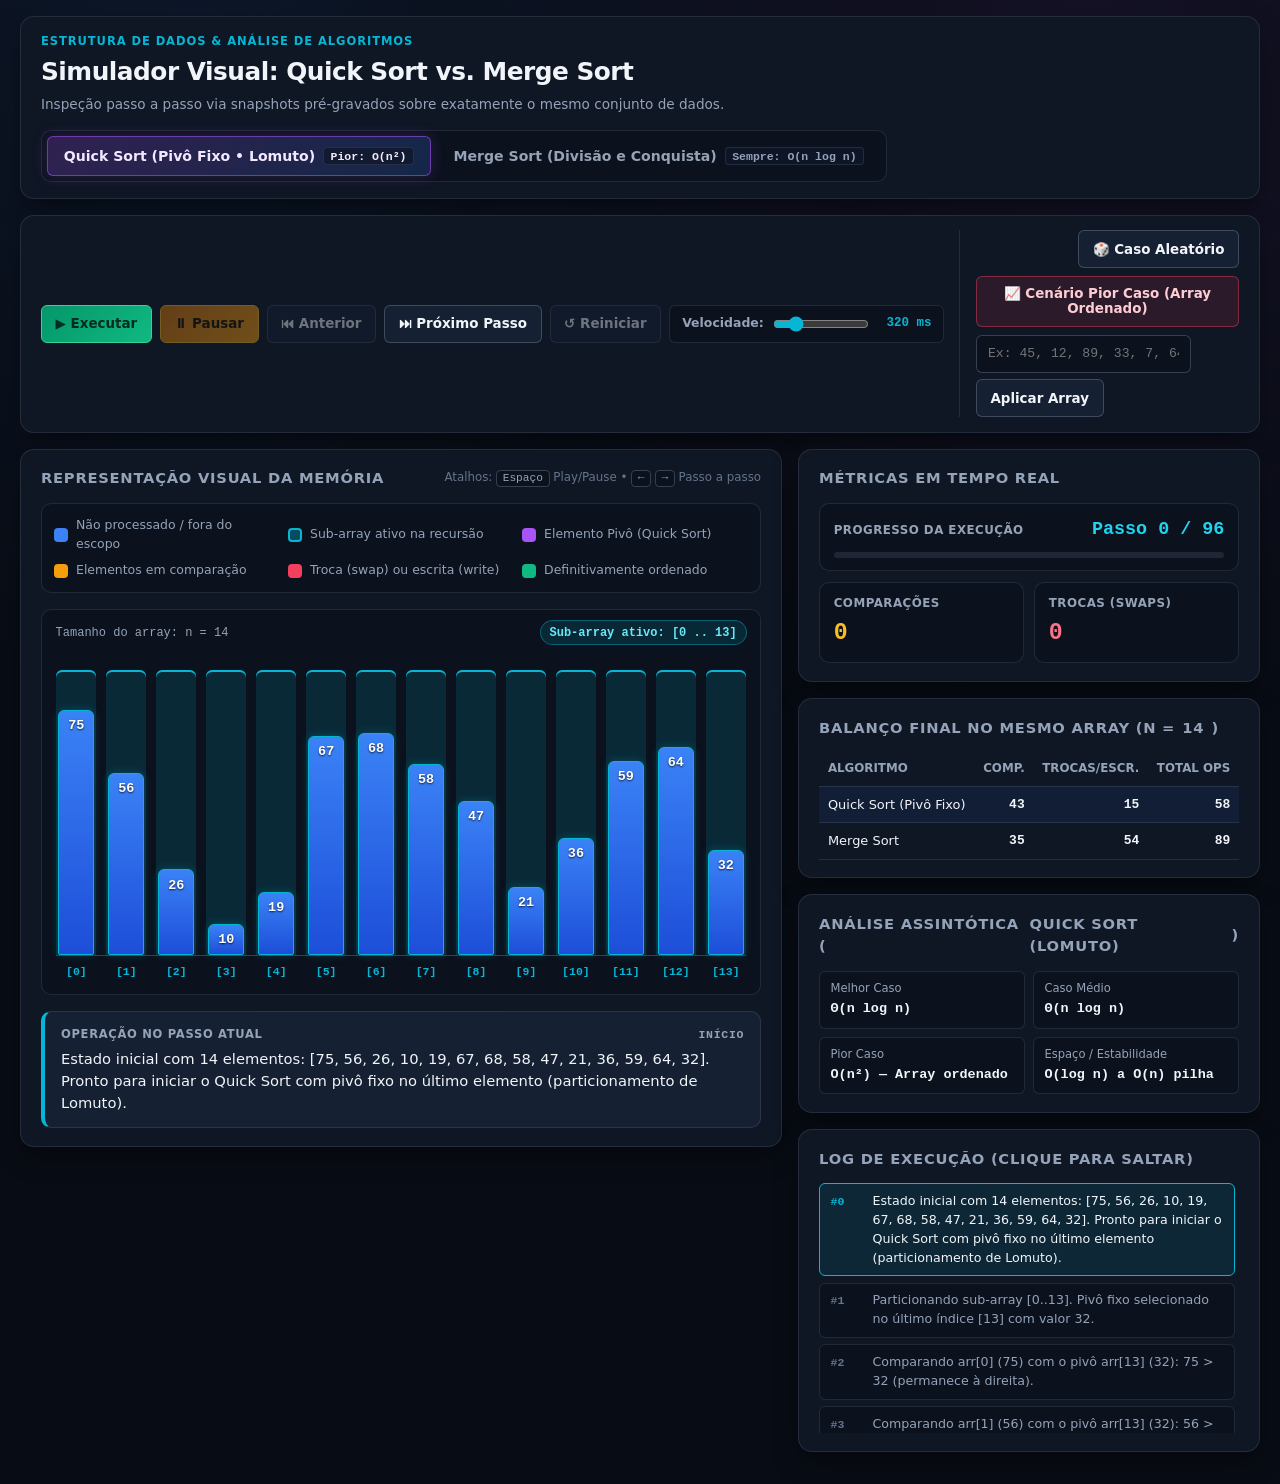
<file: src/demo/index.html>
<!DOCTYPE html>
<html lang="pt-BR">
<head>
  <meta charset="UTF-8" />
  <meta name="viewport" content="width=device-width, initial-scale=1.0" />
  <title>Simulador Visual: Quick Sort vs. Merge Sort — Estrutura de Dados</title>
  <style>
    /* ==========================================================================
       1. DESIGN TOKENS & VARIÁVEIS DE TEMA (ALTO CONTRASTE / DARK WORKSTATION)
       ========================================================================== */
    :root {
      --bg-app: #080c14;
      --bg-surface: #0f1624;
      --bg-surface-elevated: #162033;
      --bg-input: #0b111d;
      --border-subtle: rgba(148, 163, 184, 0.16);
      --border-strong: rgba(148, 163, 184, 0.32);

      --text-primary: #f1f5f9;
      --text-secondary: #94a3b8;
      --text-muted: #64748b;

      /* Código de Cores Didático (Obrigatório) */
      --color-neutral: #3b82f6;
      --color-neutral-dark: #1d4ed8;
      --color-active-scope: #06b6d4;
      --color-active-scope-bg: rgba(6, 182, 212, 0.14);
      --color-pivot: #a855f7;
      --color-pivot-dark: #7e22ce;
      --color-compare: #f59e0b;
      --color-compare-dark: #b45309;
      --color-swap: #f43f5e;
      --color-swap-dark: #be123c;
      --color-sorted: #10b981;
      --color-sorted-dark: #047857;

      --radius-sm: 6px;
      --radius-md: 10px;
      --radius-lg: 14px;
      --shadow-card: 0 10px 28px -6px rgba(0, 0, 0, 0.55);
      --font-sans: system-ui, -apple-system, BlinkMacSystemFont, "Segoe UI", Roboto, sans-serif;
      --font-mono: ui-monospace, SFMono-Regular, Menlo, Monaco, Consolas, "Liberation Mono", monospace;
    }

    /* ==========================================================================
       2. RESET E LAYOUT BASE RESPONSIVO
       ========================================================================== */
    *, *::before, *::after {
      box-sizing: border-box;
      margin: 0;
      padding: 0;
    }

    body {
      font-family: var(--font-sans);
      background-color: var(--bg-app);
      background-image:
        radial-gradient(circle at 15% 0%, rgba(59, 130, 246, 0.09), transparent 38%),
        radial-gradient(circle at 85% 5%, rgba(168, 85, 247, 0.08), transparent 36%);
      color: var(--text-primary);
      line-height: 1.5;
      min-height: 100vh;
      overflow-x: hidden;
    }

    .app-container {
      width: 100%;
      max-width: 1440px;
      margin: 0 auto;
      padding: 1rem 1.25rem 2rem;
      display: flex;
      flex-direction: column;
      gap: 1rem;
    }

    /* ==========================================================================
       3. CABEÇALHO E SELETOR DE ALGORITMOS
       ========================================================================== */
    .app-header {
      background: var(--bg-surface);
      border: 1px solid var(--border-subtle);
      border-radius: var(--radius-lg);
      padding: 1rem 1.25rem;
      box-shadow: var(--shadow-card);
      display: flex;
      flex-wrap: wrap;
      align-items: center;
      justify-content: space-between;
      gap: 1rem;
    }

    .brand-block {
      display: flex;
      flex-direction: column;
      gap: 0.2rem;
    }

    .brand-eyebrow {
      font-size: 0.72rem;
      font-weight: 700;
      text-transform: uppercase;
      letter-spacing: 0.08em;
      color: var(--color-active-scope);
    }

    .brand-title {
      font-size: clamp(1.15rem, 2.2vw, 1.55rem);
      font-weight: 800;
      letter-spacing: -0.02em;
      color: var(--text-primary);
    }

    .brand-subtitle {
      font-size: 0.85rem;
      color: var(--text-secondary);
    }

    .algo-switcher {
      display: flex;
      background: var(--bg-input);
      border: 1px solid var(--border-subtle);
      border-radius: var(--radius-md);
      padding: 0.3rem;
      gap: 0.35rem;
      flex-wrap: wrap;
    }

    .algo-tab {
      appearance: none;
      border: 1px solid transparent;
      background: transparent;
      color: var(--text-secondary);
      font-family: inherit;
      font-size: 0.88rem;
      font-weight: 600;
      padding: 0.6rem 1rem;
      border-radius: var(--radius-sm);
      cursor: pointer;
      transition: all 0.18s ease;
      display: flex;
      align-items: center;
      gap: 0.5rem;
    }

    .algo-tab:hover {
      color: var(--text-primary);
      background: rgba(255, 255, 255, 0.04);
    }

    .algo-tab.active[data-algo="quick"] {
      background: linear-gradient(135deg, rgba(168, 85, 247, 0.24), rgba(59, 130, 246, 0.2));
      border-color: rgba(168, 85, 247, 0.55);
      color: #f3e8ff;
      box-shadow: 0 0 16px rgba(168, 85, 247, 0.2);
    }

    .algo-tab.active[data-algo="merge"] {
      background: linear-gradient(135deg, rgba(6, 182, 212, 0.24), rgba(16, 185, 129, 0.18));
      border-color: rgba(6, 182, 212, 0.55);
      color: #cffafe;
      box-shadow: 0 0 16px rgba(6, 182, 212, 0.2);
    }

    .algo-badge {
      font-family: var(--font-mono);
      font-size: 0.72rem;
      padding: 0.12rem 0.4rem;
      border-radius: 4px;
      background: rgba(15, 23, 42, 0.75);
      border: 1px solid var(--border-subtle);
    }

    /* ==========================================================================
       4. BARRA DE CONTROLES DE EXECUÇÃO E CENÁRIOS
       ========================================================================== */
    .controls-panel {
      background: var(--bg-surface);
      border: 1px solid var(--border-subtle);
      border-radius: var(--radius-lg);
      padding: 0.9rem 1.25rem;
      box-shadow: var(--shadow-card);
      display: grid;
      grid-template-columns: 1fr;
      gap: 0.9rem;
    }

    @media (min-width: 1080px) {
      .controls-panel {
        grid-template-columns: auto 1fr;
        align-items: center;
      }
    }

    .control-group {
      display: flex;
      flex-wrap: wrap;
      align-items: center;
      gap: 0.5rem;
    }

    .control-group.scenarios-group {
      justify-content: flex-start;
    }

    @media (min-width: 1080px) {
      .control-group.scenarios-group {
        justify-content: flex-end;
        border-left: 1px solid var(--border-subtle);
        padding-left: 1rem;
      }
    }

    .btn {
      appearance: none;
      border: 1px solid var(--border-strong);
      background: var(--bg-surface-elevated);
      color: var(--text-primary);
      font-family: inherit;
      font-size: 0.84rem;
      font-weight: 600;
      padding: 0.58rem 0.85rem;
      border-radius: var(--radius-sm);
      cursor: pointer;
      display: inline-flex;
      align-items: center;
      justify-content: center;
      gap: 0.4rem;
      transition: transform 0.1s ease, background-color 0.16s ease, border-color 0.16s ease, opacity 0.16s ease;
      user-select: none;
      min-height: 38px;
    }

    .btn:hover:not(:disabled) {
      background: #1e2b45;
      border-color: rgba(241, 245, 249, 0.45);
    }

    .btn:active:not(:disabled) {
      transform: translateY(1px);
    }

    .btn:disabled {
      opacity: 0.42;
      cursor: not-allowed;
    }

    .btn-play {
      background: linear-gradient(135deg, #059669, #10b981);
      border-color: #34d399;
      color: #022c22;
      font-weight: 700;
    }

    .btn-play:hover:not(:disabled) {
      background: linear-gradient(135deg, #10b981, #34d399);
      border-color: #6ee7b7;
    }

    .btn-pause {
      background: linear-gradient(135deg, #d97706, #f59e0b);
      border-color: #fbbf24;
      color: #1c1002;
      font-weight: 700;
    }

    .btn-pause:hover:not(:disabled) {
      background: linear-gradient(135deg, #f59e0b, #fbbf24);
    }

    .btn-preset-worst {
      border-color: rgba(244, 63, 94, 0.45);
      background: rgba(244, 63, 94, 0.12);
      color: #fecdd3;
    }

    .btn-preset-worst:hover:not(:disabled) {
      background: rgba(244, 63, 94, 0.22);
      border-color: rgba(244, 63, 94, 0.75);
    }

    .speed-control {
      display: flex;
      align-items: center;
      gap: 0.55rem;
      background: var(--bg-input);
      border: 1px solid var(--border-subtle);
      border-radius: var(--radius-sm);
      padding: 0.42rem 0.75rem;
      min-height: 38px;
    }

    .speed-control label {
      font-size: 0.78rem;
      font-weight: 600;
      color: var(--text-secondary);
      white-space: nowrap;
    }

    .speed-control input[type="range"] {
      width: 96px;
      accent-color: var(--color-active-scope);
      cursor: pointer;
    }

    .speed-value {
      font-family: var(--font-mono);
      font-size: 0.78rem;
      font-weight: 700;
      color: var(--color-active-scope);
      min-width: 54px;
      text-align: right;
    }

    .custom-array-form {
      display: flex;
      align-items: center;
      gap: 0.4rem;
      flex-wrap: wrap;
    }

    .custom-input {
      background: var(--bg-input);
      border: 1px solid var(--border-strong);
      border-radius: var(--radius-sm);
      color: var(--text-primary);
      font-family: var(--font-mono);
      font-size: 0.82rem;
      padding: 0.52rem 0.7rem;
      width: 215px;
      min-height: 38px;
      transition: border-color 0.16s ease;
    }

    .custom-input:focus {
      outline: none;
      border-color: var(--color-active-scope);
      box-shadow: 0 0 0 2px rgba(6, 182, 212, 0.22);
    }

    .validation-banner {
      grid-column: 1 / -1;
      background: rgba(244, 63, 94, 0.14);
      border: 1px solid rgba(244, 63, 94, 0.48);
      color: #fecdd3;
      font-size: 0.82rem;
      padding: 0.55rem 0.85rem;
      border-radius: var(--radius-sm);
      display: none;
      align-items: center;
      justify-content: space-between;
      gap: 0.5rem;
    }

    .validation-banner.visible {
      display: flex;
    }

    /* ==========================================================================
       5. GRADE PRINCIPAL (PALCO VISUAL + PAINEL DE MÉTRICAS E LOG)
       ========================================================================== */
    .workspace-grid {
      display: grid;
      grid-template-columns: 1fr;
      gap: 1rem;
      align-items: start;
    }

    @media (min-width: 1024px) {
      .workspace-grid {
        grid-template-columns: minmax(0, 1.65fr) minmax(340px, 1fr);
      }
    }

    .card {
      background: var(--bg-surface);
      border: 1px solid var(--border-subtle);
      border-radius: var(--radius-lg);
      padding: 1.1rem 1.25rem;
      box-shadow: var(--shadow-card);
    }

    .card-header {
      display: flex;
      align-items: center;
      justify-content: space-between;
      gap: 0.75rem;
      margin-bottom: 0.85rem;
      flex-wrap: wrap;
    }

    .card-title {
      font-size: 0.92rem;
      font-weight: 700;
      text-transform: uppercase;
      letter-spacing: 0.05em;
      color: var(--text-secondary);
      display: flex;
      align-items: center;
      gap: 0.45rem;
    }

    /* ==========================================================================
       6. LEGENDA DE CORES DIDÁTICA
       ========================================================================== */
    .legend-bar {
      display: grid;
      grid-template-columns: repeat(auto-fit, minmax(175px, 1fr));
      gap: 0.5rem;
      padding: 0.75rem;
      background: var(--bg-input);
      border: 1px solid var(--border-subtle);
      border-radius: var(--radius-md);
      margin-bottom: 1rem;
    }

    .legend-item {
      display: flex;
      align-items: center;
      gap: 0.5rem;
      font-size: 0.78rem;
      color: var(--text-secondary);
    }

    .swatch {
      width: 14px;
      height: 14px;
      border-radius: 4px;
      flex-shrink: 0;
    }

    .swatch-neutral { background: var(--color-neutral); }
    .swatch-scope {
      background: rgba(6, 182, 212, 0.35);
      border: 2px solid var(--color-active-scope);
    }
    .swatch-pivot { background: var(--color-pivot); }
    .swatch-compare { background: var(--color-compare); }
    .swatch-swap { background: var(--color-swap); }
    .swatch-sorted { background: var(--color-sorted); }

    /* ==========================================================================
       7. VISUALIZAÇÃO GRÁFICA DAS BARRAS
       ========================================================================== */
    .stage-wrapper {
      background: var(--bg-input);
      border: 1px solid var(--border-subtle);
      border-radius: var(--radius-md);
      padding: 2.25rem 0.9rem 0.85rem;
      position: relative;
      overflow: hidden;
    }

    .scope-indicator-pill {
      position: absolute;
      top: 0.65rem;
      left: 0.85rem;
      right: 0.85rem;
      display: flex;
      align-items: center;
      justify-content: space-between;
      gap: 0.5rem;
      font-family: var(--font-mono);
      font-size: 0.75rem;
      color: var(--text-secondary);
      pointer-events: none;
      flex-wrap: wrap;
    }

    .scope-tag {
      background: rgba(6, 182, 212, 0.14);
      border: 1px solid rgba(6, 182, 212, 0.4);
      color: #67e8f9;
      padding: 0.15rem 0.55rem;
      border-radius: 999px;
      font-weight: 600;
    }

    .bars-stage {
      height: 310px;
      display: flex;
      align-items: flex-end;
      justify-content: center;
      gap: clamp(4px, 0.9vw, 10px);
      padding-top: 1.5rem;
      border-bottom: 1px solid var(--border-strong);
      position: relative;
    }

    .bar-column {
      flex: 1 1 0;
      max-width: 56px;
      min-width: 14px;
      height: 100%;
      display: flex;
      flex-direction: column;
      justify-content: flex-end;
      align-items: center;
      position: relative;
      padding: 0 2px;
      border-radius: 6px 6px 0 0;
      transition: background-color 0.18s ease, box-shadow 0.18s ease;
    }

    /* Destaque do Sub-array ativo na recursão atual */
    .bar-column.in-active-scope {
      background: var(--color-active-scope-bg);
      box-shadow: inset 0 2px 0 var(--color-active-scope);
    }

    .pointer-badge {
      font-family: var(--font-mono);
      font-size: 0.68rem;
      font-weight: 800;
      padding: 0.1rem 0.35rem;
      border-radius: 4px;
      margin-bottom: 0.3rem;
      white-space: nowrap;
      letter-spacing: 0.02em;
      background: rgba(15, 23, 42, 0.9);
      border: 1px solid var(--border-strong);
      color: var(--text-primary);
      z-index: 2;
    }

    .pointer-badge.pivot-tag {
      background: rgba(168, 85, 247, 0.25);
      border-color: var(--color-pivot);
      color: #f3e8ff;
    }

    .bar-rect {
      width: 100%;
      min-height: 24px;
      border-radius: 6px 6px 2px 2px;
      background: linear-gradient(180deg, var(--color-neutral), var(--color-neutral-dark));
      border: 1px solid rgba(255, 255, 255, 0.18);
      display: flex;
      align-items: flex-start;
      justify-content: center;
      padding-top: 0.32rem;
      transition:
        height 0.22s cubic-bezier(0.22, 1, 0.36, 1),
        background 0.16s ease,
        transform 0.16s ease,
        box-shadow 0.16s ease;
      position: relative;
      overflow: hidden;
    }

    .bar-value {
      font-family: var(--font-mono);
      font-size: clamp(0.66rem, 1.05vw, 0.84rem);
      font-weight: 800;
      color: #ffffff;
      text-shadow: 0 1px 2px rgba(0, 0, 0, 0.75);
      user-select: none;
    }

    /* Estados de Cor das Barras */
    .bar-column.in-active-scope .bar-rect {
      border-color: var(--color-active-scope);
      box-shadow: 0 0 10px rgba(6, 182, 212, 0.25);
    }

    .bar-column.state-sorted .bar-rect {
      background: linear-gradient(180deg, var(--color-sorted), var(--color-sorted-dark));
      border-color: #6ee7b7;
      box-shadow: 0 0 12px rgba(16, 185, 129, 0.28);
    }

    .bar-column.state-pivot .bar-rect {
      background: linear-gradient(180deg, var(--color-pivot), var(--color-pivot-dark));
      border-color: #e9d5ff;
      box-shadow: 0 0 16px rgba(168, 85, 247, 0.5);
    }

    .bar-column.state-compare .bar-rect {
      background: linear-gradient(180deg, var(--color-compare), var(--color-compare-dark));
      border-color: #fef08a;
      transform: translateY(-4px);
      box-shadow: 0 6px 16px rgba(245, 158, 11, 0.45);
    }

    .bar-column.state-swap .bar-rect {
      background: linear-gradient(180deg, var(--color-swap), var(--color-swap-dark));
      border-color: #fecdd3;
      transform: translateY(-6px) scaleX(1.04);
      box-shadow: 0 8px 20px rgba(244, 63, 94, 0.55);
    }

    .indices-row {
      display: flex;
      justify-content: center;
      gap: clamp(4px, 0.9vw, 10px);
      padding-top: 0.45rem;
    }

    .index-cell {
      flex: 1 1 0;
      max-width: 56px;
      min-width: 14px;
      text-align: center;
      font-family: var(--font-mono);
      font-size: 0.72rem;
      color: var(--text-muted);
    }

    .index-cell.active-idx {
      color: var(--color-active-scope);
      font-weight: 700;
    }

    /* ==========================================================================
       8. CAIXA DE EXPLICAÇÃO DO PASSO ATUAL
       ========================================================================== */
    .current-step-box {
      margin-top: 1rem;
      background: var(--bg-surface-elevated);
      border-left: 4px solid var(--color-active-scope);
      border-top: 1px solid var(--border-subtle);
      border-right: 1px solid var(--border-subtle);
      border-bottom: 1px solid var(--border-subtle);
      border-radius: var(--radius-md);
      padding: 0.85rem 1rem;
      display: flex;
      flex-direction: column;
      gap: 0.3rem;
      transition: border-left-color 0.2s ease;
    }

    .current-step-box[data-action="compare"] { border-left-color: var(--color-compare); }
    .current-step-box[data-action="swap"],
    .current-step-box[data-action="write"] { border-left-color: var(--color-swap); }
    .current-step-box[data-action="partition"] { border-left-color: var(--color-pivot); }
    .current-step-box[data-action="sorted"],
    .current-step-box[data-action="done"] { border-left-color: var(--color-sorted); }

    .step-box-label {
      font-size: 0.72rem;
      font-weight: 700;
      text-transform: uppercase;
      letter-spacing: 0.06em;
      color: var(--text-secondary);
      display: flex;
      align-items: center;
      justify-content: space-between;
    }

    .step-box-text {
      font-size: 0.92rem;
      color: var(--text-primary);
      font-weight: 500;
    }

    /* ==========================================================================
       9. COLUNA DIREITA: MÉTRICAS, COMPARATIVO ASSINTÓTICO E HISTÓRICO
       ========================================================================== */
    .telemetry-column {
      display: flex;
      flex-direction: column;
      gap: 1rem;
    }

    .metrics-grid {
      display: grid;
      grid-template-columns: repeat(2, 1fr);
      gap: 0.65rem;
    }

    .metric-tile {
      background: var(--bg-input);
      border: 1px solid var(--border-subtle);
      border-radius: var(--radius-md);
      padding: 0.75rem 0.85rem;
      display: flex;
      flex-direction: column;
      gap: 0.2rem;
    }

    .metric-tile.full-span {
      grid-column: 1 / -1;
    }

    .metric-label {
      font-size: 0.74rem;
      font-weight: 600;
      color: var(--text-secondary);
      text-transform: uppercase;
      letter-spacing: 0.04em;
    }

    .metric-value {
      font-family: var(--font-mono);
      font-size: 1.45rem;
      font-weight: 800;
      font-variant-numeric: tabular-nums;
      color: var(--text-primary);
    }

    .metric-value.amber { color: #fbbf24; }
    .metric-value.coral { color: #fb7185; }
    .metric-value.cyan { color: #22d3ee; }

    .progress-track {
      width: 100%;
      height: 6px;
      background: rgba(148, 163, 184, 0.15);
      border-radius: 999px;
      overflow: hidden;
      margin-top: 0.35rem;
    }

    .progress-fill {
      height: 100%;
      width: 0%;
      background: linear-gradient(90deg, var(--color-neutral), var(--color-active-scope), var(--color-sorted));
      transition: width 0.16s ease;
    }

    /* Tabela Comparativa Direta (Mesmo Array) */
    .comparison-table {
      width: 100%;
      border-collapse: collapse;
      font-size: 0.81rem;
      margin-top: 0.25rem;
    }

    .comparison-table th,
    .comparison-table td {
      padding: 0.5rem 0.55rem;
      text-align: left;
      border-bottom: 1px solid var(--border-subtle);
    }

    .comparison-table th {
      color: var(--text-secondary);
      font-weight: 600;
      font-size: 0.74rem;
      text-transform: uppercase;
    }

    .comparison-table td.num {
      font-family: var(--font-mono);
      text-align: right;
      font-weight: 700;
      font-variant-numeric: tabular-nums;
    }

    .comparison-table tr.highlight-row {
      background: rgba(59, 130, 246, 0.08);
    }

    /* Resumo Assintótico */
    .complexity-pills {
      display: grid;
      grid-template-columns: repeat(2, 1fr);
      gap: 0.5rem;
      font-size: 0.8rem;
    }

    .complexity-item {
      background: var(--bg-input);
      border: 1px solid var(--border-subtle);
      border-radius: var(--radius-sm);
      padding: 0.5rem 0.65rem;
      display: flex;
      flex-direction: column;
      gap: 0.15rem;
    }

    .complexity-item span:first-child {
      color: var(--text-secondary);
      font-size: 0.72rem;
    }

    .complexity-item strong {
      font-family: var(--font-mono);
      color: var(--text-primary);
      font-size: 0.84rem;
    }

    /* Histórico de Passos */
    .history-list {
      max-height: 250px;
      overflow-y: auto;
      display: flex;
      flex-direction: column;
      gap: 0.4rem;
      padding-right: 0.25rem;
    }

    .history-list::-webkit-scrollbar {
      width: 6px;
    }

    .history-list::-webkit-scrollbar-thumb {
      background: rgba(148, 163, 184, 0.28);
      border-radius: 999px;
    }

    .history-entry {
      background: var(--bg-input);
      border: 1px solid var(--border-subtle);
      border-radius: var(--radius-sm);
      padding: 0.48rem 0.65rem;
      font-size: 0.79rem;
      color: var(--text-secondary);
      display: flex;
      align-items: flex-start;
      gap: 0.5rem;
      cursor: pointer;
      transition: border-color 0.15s ease, background-color 0.15s ease;
    }

    .history-entry:hover {
      border-color: var(--border-strong);
      background: var(--bg-surface-elevated);
    }

    .history-entry.current {
      border-color: var(--color-active-scope);
      background: rgba(6, 182, 212, 0.1);
      color: var(--text-primary);
    }

    .history-step-num {
      font-family: var(--font-mono);
      font-size: 0.72rem;
      font-weight: 700;
      color: var(--text-muted);
      min-width: 34px;
      padding-top: 0.05rem;
    }

    .history-entry.current .history-step-num {
      color: var(--color-active-scope);
    }

    .shortcut-hint {
      font-size: 0.74rem;
      color: var(--text-muted);
      text-align: right;
    }

    kbd {
      font-family: var(--font-mono);
      font-size: 0.7rem;
      background: var(--bg-input);
      border: 1px solid var(--border-strong);
      border-radius: 4px;
      padding: 0.08rem 0.35rem;
      color: var(--text-secondary);
    }
  </style>
</head>
<body>
  <div class="app-container">
    <!-- ======================================================================
         CABEÇALHO E ALTERNÂNCIA DE ALGORITMOS
         ====================================================================== -->
    <header class="app-header">
      <div class="brand-block">
        <span class="brand-eyebrow">Estrutura de Dados &amp; Análise de Algoritmos</span>
        <h1 class="brand-title">Simulador Visual: Quick Sort vs. Merge Sort</h1>
        <p class="brand-subtitle">
          Inspeção passo a passo via snapshots pré-gravados sobre exatamente o mesmo conjunto de dados.
        </p>
      </div>

      <nav class="algo-switcher" aria-label="Selecionar Algoritmo de Ordenação">
        <button type="button" class="algo-tab active" data-algo="quick" id="tab-quick">
          <span>Quick Sort (Pivô Fixo • Lomuto)</span>
          <span class="algo-badge">Pior: O(n²)</span>
        </button>
        <button type="button" class="algo-tab" data-algo="merge" id="tab-merge">
          <span>Merge Sort (Divisão e Conquista)</span>
          <span class="algo-badge">Sempre: O(n log n)</span>
        </button>
      </nav>
    </header>

    <!-- ======================================================================
         CONTROLES DE EXECUÇÃO E CARGA DE CENÁRIOS
         ====================================================================== -->
    <section class="controls-panel" aria-label="Controles de Execução e Cenários">
      <div class="control-group">
        <button type="button" class="btn btn-play" id="btn-play" title="Executar animação (Espaço)">
          ▶ Executar
        </button>
        <button type="button" class="btn btn-pause" id="btn-pause" disabled title="Pausar animação (Espaço)">
          ⏸ Pausar
        </button>
        <button type="button" class="btn" id="btn-prev" title="Voltar um snapshot (Seta Esquerda)">
          ⏮ Anterior
        </button>
        <button type="button" class="btn" id="btn-step" title="Avançar exatamente uma operação (Seta Direita)">
          ⏭ Próximo Passo
        </button>
        <button type="button" class="btn" id="btn-reset" title="Reiniciar no passo 0">
          ↺ Reiniciar
        </button>

        <div class="speed-control">
          <label for="speed-slider">Velocidade:</label>
          <input type="range" id="speed-slider" min="40" max="1500" step="10" value="320" />
          <span class="speed-value" id="speed-label">320 ms</span>
        </div>
      </div>

      <div class="control-group scenarios-group">
        <button type="button" class="btn" id="btn-random">
          🎲 Caso Aleatório
        </button>
        <button type="button" class="btn btn-preset-worst" id="btn-worst">
          📈 Cenário Pior Caso (Array Ordenado)
        </button>

        <form class="custom-array-form" id="custom-form" novalidate>
          <input
            type="text"
            id="custom-input"
            class="custom-input"
            placeholder="Ex: 45, 12, 89, 33, 7, 64"
            aria-label="Array Customizado separado por vírgula"
          />
          <button type="submit" class="btn">Aplicar Array</button>
        </form>
      </div>

      <div class="validation-banner" id="validation-banner" role="alert">
        <span id="validation-text"></span>
        <button type="button" class="btn" id="btn-close-validation" style="padding: 0.2rem 0.55rem; min-height: auto;">
          Fechar
        </button>
      </div>
    </section>

    <!-- ======================================================================
         ÁREA PRINCIPAL: VISUALIZAÇÃO GRÁFICA + TELEMETRIA
         ====================================================================== -->
    <main class="workspace-grid">
      <!-- Coluna Esquerda: Palco Gráfico + Legenda + Explicação -->
      <section class="card" aria-label="Visualização Gráfica do Array">
        <div class="card-header">
          <h2 class="card-title">Representação Visual da Memória</h2>
          <span class="shortcut-hint">
            Atalhos: <kbd>Espaço</kbd> Play/Pause • <kbd>←</kbd> <kbd>→</kbd> Passo a passo
          </span>
        </div>

        <!-- Código de Cores Didático com Legenda Explícita -->
        <div class="legend-bar" aria-label="Código de Cores Didático">
          <div class="legend-item">
            <span class="swatch swatch-neutral"></span>
            <span>Não processado / fora do escopo</span>
          </div>
          <div class="legend-item">
            <span class="swatch swatch-scope"></span>
            <span>Sub-array ativo na recursão</span>
          </div>
          <div class="legend-item">
            <span class="swatch swatch-pivot"></span>
            <span>Elemento Pivô (Quick Sort)</span>
          </div>
          <div class="legend-item">
            <span class="swatch swatch-compare"></span>
            <span>Elementos em comparação</span>
          </div>
          <div class="legend-item">
            <span class="swatch swatch-swap"></span>
            <span>Troca (swap) ou escrita (write)</span>
          </div>
          <div class="legend-item">
            <span class="swatch swatch-sorted"></span>
            <span>Definitivamente ordenado</span>
          </div>
        </div>

        <!-- Gráfico de Barras Proporcionais -->
        <div class="stage-wrapper">
          <div class="scope-indicator-pill">
            <span id="dataset-info">Tamanho do array: n = 14</span>
            <span class="scope-tag" id="scope-tag">Escopo: [0 .. 13]</span>
          </div>

          <div class="bars-stage" id="bars-stage" role="img" aria-label="Gráfico de barras do array"></div>
          <div class="indices-row" id="indices-row"></div>
        </div>

        <!-- Explicação Detalhada do Passo Atual -->
        <div class="current-step-box" id="current-step-box" data-action="init">
          <div class="step-box-label">
            <span>Operação no Passo Atual</span>
            <span id="action-badge" style="font-family: var(--font-mono);">INÍCIO</span>
          </div>
          <p class="step-box-text" id="current-step-text">
            Carregando simulação...
          </p>
        </div>
      </section>

      <!-- Coluna Direita: Métricas, Comparação Assintótica e Histórico -->
      <aside class="telemetry-column">
        <!-- Métricas em Tempo Real -->
        <section class="card" aria-label="Métricas de Desempenho em Tempo Real">
          <div class="card-header">
            <h2 class="card-title">Métricas em Tempo Real</h2>
          </div>

          <div class="metrics-grid">
            <div class="metric-tile full-span">
              <div style="display: flex; justify-content: space-between; align-items: baseline;">
                <span class="metric-label">Progresso da Execução</span>
                <span class="metric-value cyan" id="metric-step" style="font-size: 1.15rem;">
                  Passo 0 / 0
                </span>
              </div>
              <div class="progress-track">
                <div class="progress-fill" id="progress-fill"></div>
              </div>
            </div>

            <div class="metric-tile">
              <span class="metric-label">Comparações</span>
              <span class="metric-value amber" id="metric-comparisons">0</span>
            </div>

            <div class="metric-tile">
              <span class="metric-label" id="metric-movements-label">Trocas / Escritas</span>
              <span class="metric-value coral" id="metric-movements">0</span>
            </div>
          </div>
        </section>

        <!-- Comparação Direta sobre o Mesmo Array -->
        <section class="card" aria-label="Comparativo Completo no Mesmo Array">
          <div class="card-header">
            <h2 class="card-title">Balanço Final no Mesmo Array (n = <span id="comp-n">14</span>)</h2>
          </div>

          <table class="comparison-table">
            <thead>
              <tr>
                <th>Algoritmo</th>
                <th style="text-align: right;">Comp.</th>
                <th style="text-align: right;">Trocas/Escr.</th>
                <th style="text-align: right;">Total Ops</th>
              </tr>
            </thead>
            <tbody>
              <tr id="row-comp-quick" class="highlight-row">
                <td>Quick Sort (Pivô Fixo)</td>
                <td class="num" id="total-qs-comp">-</td>
                <td class="num" id="total-qs-mov">-</td>
                <td class="num" id="total-qs-ops">-</td>
              </tr>
              <tr id="row-comp-merge">
                <td>Merge Sort</td>
                <td class="num" id="total-ms-comp">-</td>
                <td class="num" id="total-ms-mov">-</td>
                <td class="num" id="total-ms-ops">-</td>
              </tr>
            </tbody>
          </table>
        </section>

        <!-- Resumo de Complexidade Assintótica -->
        <section class="card" aria-label="Complexidade Assintótica">
          <div class="card-header">
            <h2 class="card-title">Análise Assintótica (<span id="complexity-algo-name">Quick Sort</span>)</h2>
          </div>
          <div class="complexity-pills" id="complexity-pills"></div>
        </section>

        <!-- Histórico de Passos -->
        <section class="card" aria-label="Histórico de Passos">
          <div class="card-header">
            <h2 class="card-title">Log de Execução (Clique para saltar)</h2>
          </div>
          <div class="history-list" id="history-list"></div>
        </section>
      </aside>
    </main>
  </div>

  <script>
    /**
     * ==========================================================================
     * SIMULADOR VISUAL INTERATIVO: QUICK SORT (LOMUTO) VS. MERGE SORT
     * Arquitetura baseada em Snapshots Imutáveis Pré-Gravados.
     * ==========================================================================
     */
    (() => {
      "use strict";

      /* ------------------------------------------------------------------------
       * 1. METADADOS TEÓRICOS DOS ALGORITMOS
       * ------------------------------------------------------------------------ */
      const ALGO_INFO = {
        quick: {
          name: "Quick Sort (Lomuto)",
          movementsLabel: "Trocas (Swaps)",
          best: "Θ(n log n)",
          average: "Θ(n log n)",
          worst: "O(n²) — Array ordenado",
          space: "O(log n) a O(n) pilha",
          stable: "Não estável (in-place)"
        },
        merge: {
          name: "Merge Sort",
          movementsLabel: "Escritas (Writes)",
          best: "Θ(n log n)",
          average: "Θ(n log n)",
          worst: "Θ(n log n) garantido",
          space: "O(n) memória auxiliar",
          stable: "Estável (≤ na intercalação)"
        }
      };

      /* ------------------------------------------------------------------------
       * 2. ESTADO GLOBAL DA APLICAÇÃO
       * ------------------------------------------------------------------------ */
      const state = {
        baseArray: [],           // Array original imutável preservado entre alternâncias
        currentAlgo: "quick",    // "quick" | "merge"
        snapshots: [],           // Lista de snapshots do algoritmo ativo
        totalsByAlgo: {          // Métricas totais pré-calculadas para comparação direta
          quick: { comparisons: 0, movements: 0 },
          merge: { comparisons: 0, movements: 0 }
        },
        currentStep: 0,
        isPlaying: false,
        speedMs: 320,
        timerId: null
      };

      /* ------------------------------------------------------------------------
       * 3. REFERÊNCIAS DO DOM
       * ------------------------------------------------------------------------ */
      const dom = {
        tabQuick: document.getElementById("tab-quick"),
        tabMerge: document.getElementById("tab-merge"),
        btnPlay: document.getElementById("btn-play"),
        btnPause: document.getElementById("btn-pause"),
        btnPrev: document.getElementById("btn-prev"),
        btnStep: document.getElementById("btn-step"),
        btnReset: document.getElementById("btn-reset"),
        speedSlider: document.getElementById("speed-slider"),
        speedLabel: document.getElementById("speed-label"),
        btnRandom: document.getElementById("btn-random"),
        btnWorst: document.getElementById("btn-worst"),
        customForm: document.getElementById("custom-form"),
        customInput: document.getElementById("custom-input"),
        validationBanner: document.getElementById("validation-banner"),
        validationText: document.getElementById("validation-text"),
        btnCloseValidation: document.getElementById("btn-close-validation"),
        barsStage: document.getElementById("bars-stage"),
        indicesRow: document.getElementById("indices-row"),
        datasetInfo: document.getElementById("dataset-info"),
        scopeTag: document.getElementById("scope-tag"),
        currentStepBox: document.getElementById("current-step-box"),
        actionBadge: document.getElementById("action-badge"),
        currentStepText: document.getElementById("current-step-text"),
        metricStep: document.getElementById("metric-step"),
        progressFill: document.getElementById("progress-fill"),
        metricComparisons: document.getElementById("metric-comparisons"),
        metricMovementsLabel: document.getElementById("metric-movements-label"),
        metricMovements: document.getElementById("metric-movements"),
        compN: document.getElementById("comp-n"),
        rowCompQuick: document.getElementById("row-comp-quick"),
        rowCompMerge: document.getElementById("row-comp-merge"),
        totalQsComp: document.getElementById("total-qs-comp"),
        totalQsMov: document.getElementById("total-qs-mov"),
        totalQsOps: document.getElementById("total-qs-ops"),
        totalMsComp: document.getElementById("total-ms-comp"),
        totalMsMov: document.getElementById("total-ms-mov"),
        totalMsOps: document.getElementById("total-ms-ops"),
        complexityAlgoName: document.getElementById("complexity-algo-name"),
        complexityPills: document.getElementById("complexity-pills"),
        historyList: document.getElementById("history-list")
      };

      /* ------------------------------------------------------------------------
       * 4. GERADOR DE SNAPSHOTS: QUICK SORT (PIVÔ FIXO À DIREITA - LOMUTO)
       * ------------------------------------------------------------------------ */
      function recordQuickSortSnapshots(inputArray) {
        const arr = [...inputArray];
        const n = arr.length;
        const snapshots = [];
        const sortedIndices = new Set();
        let comparisons = 0;
        let movements = 0;

        const pushSnapshot = ({
          activeRange = null,
          pivotIndex = null,
          comparing = [],
          swapping = [],
          pointers = {},
          actionType = "partition",
          message = ""
        }) => {
          snapshots.push({
            array: [...arr],
            activeRange,
            pivotIndex,
            comparing: [...comparing],
            swapping: [...swapping],
            sorted: Array.from(sortedIndices),
            pointers: { ...pointers },
            comparisons,
            movements,
            actionType,
            message
          });
        };

        pushSnapshot({
          activeRange: n > 0 ? [0, n - 1] : null,
          actionType: "init",
          message: `Estado inicial com ${n} elementos: [${arr.join(", ")}]. Pronto para iniciar o Quick Sort com pivô fixo no último elemento (particionamento de Lomuto).`
        });

        function quickSortRecursive(low, high) {
          if (low > high) return;

          if (low === high) {
            sortedIndices.add(low);
            pushSnapshot({
              activeRange: [low, high],
              actionType: "sorted",
              message: `Caso base no índice [${low}] (valor ${arr[low]}): sub-array unitário já está em sua posição definitiva.`
            });
            return;
          }

          const pivotVal = arr[high];
          pushSnapshot({
            activeRange: [low, high],
            pivotIndex: high,
            pointers: { [high]: "Pivô", [low]: "j" },
            actionType: "partition",
            message: `Particionando sub-array [${low}..${high}]. Pivô fixo selecionado no último índice [${high}] com valor ${pivotVal}.`
          });

          let i = low - 1;

          for (let j = low; j < high; j++) {
            comparisons++;
            const isLessOrEqual = arr[j] <= pivotVal;

            const ptrsCompare = { [high]: "Pivô", [j]: "j" };
            if (i >= low) ptrsCompare[i] = i === j ? "i,j" : "i";

            pushSnapshot({
              activeRange: [low, high],
              pivotIndex: high,
              comparing: [j, high],
              pointers: ptrsCompare,
              actionType: "compare",
              message: `Comparando arr[${j}] (${arr[j]}) com o pivô arr[${high}] (${pivotVal}): ${
                isLessOrEqual
                  ? `${arr[j]} ≤ ${pivotVal} (pertence à partição esquerda).`
                  : `${arr[j]} > ${pivotVal} (permanece à direita).`
              }`
            });

            if (isLessOrEqual) {
              i++;
              if (i !== j) {
                const valI = arr[i];
                const valJ = arr[j];
                [arr[i], arr[j]] = [arr[j], arr[i]];
                movements++;

                pushSnapshot({
                  activeRange: [low, high],
                  pivotIndex: high,
                  swapping: [i, j],
                  pointers: { [high]: "Pivô", [i]: "i", [j]: "j" },
                  actionType: "swap",
                  message: `Troca (swap): deslocando ${valJ} (de [${j}]) para a fronteira dos menores em [${i}] (trocado com ${valI}).`
                });
              } else {
                pushSnapshot({
                  activeRange: [low, high],
                  pivotIndex: high,
                  pointers: { [high]: "Pivô", [i]: "i=j" },
                  actionType: "partition",
                  message: `Índice i avançou para [${i}]. Como i == j (${arr[i]} ≤ ${pivotVal}), o elemento já está na região esquerda sem troca física.`
                });
              }
            }
          }

          const pivotFinalIdx = i + 1;
          if (pivotFinalIdx !== high) {
            const displacedVal = arr[pivotFinalIdx];
            [arr[pivotFinalIdx], arr[high]] = [arr[high], arr[pivotFinalIdx]];
            movements++;
            sortedIndices.add(pivotFinalIdx);

            pushSnapshot({
              activeRange: [low, high],
              swapping: [pivotFinalIdx, high],
              pointers: { [pivotFinalIdx]: "Pivô" },
              actionType: "swap",
              message: `Posicionando o pivô (${pivotVal}) em seu índice definitivo [${pivotFinalIdx}], trocando-o com arr[${high}] (${displacedVal}).`
            });
          } else {
            sortedIndices.add(high);
            pushSnapshot({
              activeRange: [low, high],
              pointers: { [high]: "Pivô" },
              actionType: "sorted",
              message: `O pivô (${pivotVal}) já é o maior elemento do sub-array [${low}..${high}] e permanece definitivamente no índice [${high}].`
            });
          }

          quickSortRecursive(low, pivotFinalIdx - 1);
          quickSortRecursive(pivotFinalIdx + 1, high);
        }

        if (n > 1) {
          quickSortRecursive(0, n - 1);
        } else if (n === 1) {
          sortedIndices.add(0);
        }

        for (let idx = 0; idx < n; idx++) sortedIndices.add(idx);

        pushSnapshot({
          activeRange: null,
          actionType: "done",
          message: `Quick Sort concluído! Array ordenado: [${arr.join(", ")}]. Total: ${comparisons} comparações e ${movements} trocas.`
        });

        return {
          snapshots,
          totals: { comparisons, movements }
        };
      }

      /* ------------------------------------------------------------------------
       * 5. GERADOR DE SNAPSHOTS: MERGE SORT (DIVISÃO E CONQUISTA ESTÁVEL)
       * ------------------------------------------------------------------------ */
      function recordMergeSortSnapshots(inputArray) {
        const arr = [...inputArray];
        const n = arr.length;
        const snapshots = [];
        const sortedIndices = new Set();
        let comparisons = 0;
        let movements = 0;

        const pushSnapshot = ({
          activeRange = null,
          comparing = [],
          swapping = [],
          pointers = {},
          actionType = "divide",
          message = ""
        }) => {
          snapshots.push({
            array: [...arr],
            activeRange,
            pivotIndex: null,
            comparing: [...comparing],
            swapping: [...swapping],
            sorted: Array.from(sortedIndices),
            pointers: { ...pointers },
            comparisons,
            movements,
            actionType,
            message
          });
        };

        pushSnapshot({
          activeRange: n > 0 ? [0, n - 1] : null,
          actionType: "init",
          message: `Estado inicial com ${n} elementos: [${arr.join(", ")}]. Pronto para iniciar o Merge Sort (divisão recursiva e intercalação ordenada).`
        });

        function mergeSortRecursive(left, right) {
          if (left >= right) return;

          const mid = left + Math.floor((right - left) / 2);

          pushSnapshot({
            activeRange: [left, right],
            pointers: { [left]: "L", [mid]: "M", [right]: "R" },
            actionType: "divide",
            message: `Dividindo sub-array [${left}..${right}] ao meio: metade esquerda [${left}..${mid}] e metade direita [${mid + 1}..${right}].`
          });

          mergeSortRecursive(left, mid);
          mergeSortRecursive(mid + 1, right);
          mergeSegments(left, mid, right);
        }

        function mergeSegments(left, mid, right) {
          const leftPart = arr.slice(left, mid + 1);
          const rightPart = arr.slice(mid + 1, right + 1);
          const isFinalMerge = left === 0 && right === n - 1;

          pushSnapshot({
            activeRange: [left, right],
            pointers: { [left]: "k" },
            actionType: "divide",
            message: `Intercalando (merge) [${left}..${mid}] = [${leftPart.join(", ")}] e [${mid + 1}..${right}] = [${rightPart.join(", ")}].`
          });

          let i = 0;
          let j = 0;
          let k = left;

          while (i < leftPart.length && j < rightPart.length) {
            comparisons++;
            const leftVal = leftPart[i];
            const rightVal = rightPart[j];
            const takeLeft = leftVal <= rightVal;

            // Índices visuais representativos da comparação atual
            const idxLeftVisual = Math.max(k, left + i);
            const idxRightVisual = mid + 1 + j;
            const comparePair =
              idxLeftVisual !== idxRightVisual
                ? [idxLeftVisual, idxRightVisual]
                : [idxRightVisual];

            pushSnapshot({
              activeRange: [left, right],
              comparing: comparePair,
              pointers: { [k]: "k" },
              actionType: "compare",
              message: `Comparando esquerda[${i}] (${leftVal}) com direita[${j}] (${rightVal}): ${
                takeLeft
                  ? `${leftVal} ≤ ${rightVal} (seleciona da metade esquerda).`
                  : `${leftVal} > ${rightVal} (seleciona da metade direita).`
              }`
            });

            if (takeLeft) {
              arr[k] = leftVal;
              i++;
            } else {
              arr[k] = rightVal;
              j++;
            }
            movements++;
            if (isFinalMerge) sortedIndices.add(k);

            pushSnapshot({
              activeRange: [left, right],
              swapping: [k],
              pointers: { [k]: "k" },
              actionType: "write",
              message: `Escrita na memória: gravando ${arr[k]} na posição arr[${k}] (vindo da metade ${
                takeLeft ? "esquerda" : "direita"
              }).`
            });

            k++;
          }

          while (i < leftPart.length) {
            arr[k] = leftPart[i];
            movements++;
            if (isFinalMerge) sortedIndices.add(k);

            pushSnapshot({
              activeRange: [left, right],
              swapping: [k],
              pointers: { [k]: "k" },
              actionType: "write",
              message: `Copiando restante da metade esquerda: gravando ${leftPart[i]} em arr[${k}].`
            });

            i++;
            k++;
          }

          while (j < rightPart.length) {
            arr[k] = rightPart[j];
            movements++;
            if (isFinalMerge) sortedIndices.add(k);

            pushSnapshot({
              activeRange: [left, right],
              swapping: [k],
              pointers: { [k]: "k" },
              actionType: "write",
              message: `Copiando restante da metade direita: gravando ${rightPart[j]} em arr[${k}].`
            });

            j++;
            k++;
          }

          if (!isFinalMerge) {
            pushSnapshot({
              activeRange: [left, right],
              actionType: "partition",
              message: `Sub-array [${left}..${right}] intercalado e localmente ordenado: [${arr
                .slice(left, right + 1)
                .join(", ")}].`
            });
          }
        }

        if (n > 1) {
          mergeSortRecursive(0, n - 1);
        }

        for (let idx = 0; idx < n; idx++) sortedIndices.add(idx);

        pushSnapshot({
          activeRange: null,
          actionType: "done",
          message: `Merge Sort concluído! Array ordenado de forma estável: [${arr.join(", ")}]. Total: ${comparisons} comparações e ${movements} escritas.`
        });

        return {
          snapshots,
          totals: { comparisons, movements }
        };
      }

      /* ------------------------------------------------------------------------
       * 6. GERENCIAMENTO DE DADOS, CENÁRIOS E CONTROLES DE REPRODUÇÃO
       * ------------------------------------------------------------------------ */
      function generateRandomArray(size = 14) {
        const result = [];
        for (let i = 0; i < size; i++) {
          result.push(Math.floor(Math.random() * 88) + 10); // Valores entre 10 e 97
        }
        return result;
      }

      function generateWorstCaseSortedArray(size = 14) {
        // Array estritamente crescente: provoca n*(n-1)/2 comparações no Quick Sort com pivô fixo
        return Array.from({ length: size }, (_, idx) => 12 + idx * 6);
      }

      function loadDataset(newArray) {
        pausePlayback();
        clearValidationError();
        state.baseArray = [...newArray];

        // Pré-grava ambos para exibir a comparação direta lado a lado
        const quickResult = recordQuickSortSnapshots(state.baseArray);
        const mergeResult = recordMergeSortSnapshots(state.baseArray);

        state.totalsByAlgo.quick = quickResult.totals;
        state.totalsByAlgo.merge = mergeResult.totals;

        state.snapshots =
          state.currentAlgo === "quick" ? quickResult.snapshots : mergeResult.snapshots;
        state.currentStep = 0;

        updateComparisonSummaryTable();
        rebuildHistoryList();
        renderCurrentSnapshot();
      }

      function switchAlgorithm(algoKey) {
        if (state.currentAlgo === algoKey) return;
        pausePlayback();
        state.currentAlgo = algoKey;

        dom.tabQuick.classList.toggle("active", algoKey === "quick");
        dom.tabMerge.classList.toggle("active", algoKey === "merge");

        const recorded =
          algoKey === "quick"
            ? recordQuickSortSnapshots(state.baseArray)
            : recordMergeSortSnapshots(state.baseArray);

        state.snapshots = recorded.snapshots;
        state.currentStep = 0;

        updateComplexityCard();
        updateComparisonSummaryTable();
        rebuildHistoryList();
        renderCurrentSnapshot();
      }

      function startPlayback() {
        if (state.isPlaying) return;
        if (state.currentStep >= state.snapshots.length - 1) {
          state.currentStep = 0;
        }
        state.isPlaying = true;
        updateControlButtons();

        const tick = () => {
          if (!state.isPlaying) return;
          if (state.currentStep < state.snapshots.length - 1) {
            state.currentStep++;
            renderCurrentSnapshot();
            state.timerId = setTimeout(tick, state.speedMs);
          } else {
            pausePlayback();
          }
        };

        state.timerId = setTimeout(tick, state.speedMs);
      }

      function pausePlayback() {
        state.isPlaying = false;
        if (state.timerId !== null) {
          clearTimeout(state.timerId);
          state.timerId = null;
        }
        updateControlButtons();
      }

      function stepForward() {
        pausePlayback();
        if (state.currentStep < state.snapshots.length - 1) {
          state.currentStep++;
          renderCurrentSnapshot();
        }
      }

      function stepBackward() {
        pausePlayback();
        if (state.currentStep > 0) {
          state.currentStep--;
          renderCurrentSnapshot();
        }
      }

      function resetSimulation() {
        pausePlayback();
        state.currentStep = 0;
        renderCurrentSnapshot();
      }

      function jumpToStep(stepIndex) {
        pausePlayback();
        if (stepIndex >= 0 && stepIndex < state.snapshots.length) {
          state.currentStep = stepIndex;
          renderCurrentSnapshot();
        }
      }

      /* ------------------------------------------------------------------------
       * 7. RENDERIZAÇÃO DA INTERFACE (BARRAS, MÉTRICAS, LOGS E TABELAS)
       * ------------------------------------------------------------------------ */
      function renderCurrentSnapshot() {
        const snap = state.snapshots[state.currentStep];
        if (!snap) return;

        const arr = snap.array;
        const n = arr.length;
        const maxVal = n > 0 ? Math.max(...arr, 1) : 1;

        const sortedSet = new Set(snap.sorted);
        const compareSet = new Set(snap.comparing);
        const swapSet = new Set(snap.swapping);

        // Atualiza cabeçalho do palco
        dom.datasetInfo.textContent = `Tamanho do array: n = ${n}`;
        if (snap.activeRange) {
          dom.scopeTag.textContent = `Sub-array ativo: [${snap.activeRange[0]} .. ${snap.activeRange[1]}]`;
          dom.scopeTag.style.opacity = "1";
        } else {
          dom.scopeTag.textContent =
            snap.actionType === "done" ? "Ordenação concluída" : "Escopo completo";
          dom.scopeTag.style.opacity = "0.75";
        }

        // Renderiza barras verticais proporcionais e índices
        const barsFragment = document.createDocumentFragment();
        const indicesFragment = document.createDocumentFragment();

        for (let idx = 0; idx < n; idx++) {
          const val = arr[idx];
          const heightPct = Math.max(10, Math.round((val / maxVal) * 86));

          const col = document.createElement("div");
          col.className = "bar-column";

          const inScope =
            snap.activeRange &&
            idx >= snap.activeRange[0] &&
            idx <= snap.activeRange[1];
          if (inScope) col.classList.add("in-active-scope");

          // Prioridade visual didática: Troca/Escrita > Comparação > Pivô > Ordenado > Neutro
          if (swapSet.has(idx)) {
            col.classList.add("state-swap");
          } else if (compareSet.has(idx)) {
            col.classList.add("state-compare");
          } else if (snap.pivotIndex === idx) {
            col.classList.add("state-pivot");
          } else if (sortedSet.has(idx)) {
            col.classList.add("state-sorted");
          }

          // Etiqueta de ponteiro acima da barra (Pivô, i, j, k, L, M, R)
          if (snap.pointers && snap.pointers[idx]) {
            const badge = document.createElement("span");
            badge.className = "pointer-badge";
            if (snap.pointers[idx].includes("Pivô")) {
              badge.classList.add("pivot-tag");
            }
            badge.textContent = snap.pointers[idx];
            col.appendChild(badge);
          }

          const rect = document.createElement("div");
          rect.className = "bar-rect";
          rect.style.height = `${heightPct}%`;

          const valueLabel = document.createElement("span");
          valueLabel.className = "bar-value";
          valueLabel.textContent = String(val);
          rect.appendChild(valueLabel);

          col.appendChild(rect);
          barsFragment.appendChild(col);

          // Célula de índice alinhada abaixo da linha de base
          const idxCell = document.createElement("div");
          idxCell.className = "index-cell" + (inScope ? " active-idx" : "");
          idxCell.textContent = `[${idx}]`;
          indicesFragment.appendChild(idxCell);
        }

        dom.barsStage.innerHTML = "";
        dom.barsStage.appendChild(barsFragment);

        dom.indicesRow.innerHTML = "";
        dom.indicesRow.appendChild(indicesFragment);

        // Atualiza caixa de explicação do passo atual
        const actionLabels = {
          init: "INÍCIO",
          partition: "PARTIÇÃO",
          divide: "DIVISÃO / MERGE",
          compare: "COMPARAÇÃO",
          swap: "TROCA (SWAP)",
          write: "ESCRITA (MEMÓRIA)",
          sorted: "POSIÇÃO DEFINITIVA",
          done: "CONCLUÍDO"
        };

        dom.currentStepBox.dataset.action = snap.actionType;
        dom.actionBadge.textContent = actionLabels[snap.actionType] || "PASSO";
        dom.currentStepText.textContent = snap.message;

        // Atualiza contadores em tempo real
        const totalSteps = Math.max(0, state.snapshots.length - 1);
        dom.metricStep.textContent = `Passo ${state.currentStep} / ${totalSteps}`;
        const pct = totalSteps > 0 ? (state.currentStep / totalSteps) * 100 : 100;
        dom.progressFill.style.width = `${pct}%`;

        dom.metricComparisons.textContent = String(snap.comparisons);
        dom.metricMovements.textContent = String(snap.movements);
        dom.metricMovementsLabel.textContent = ALGO_INFO[state.currentAlgo].movementsLabel;

        // Sincroniza destaque no histórico de passos
        highlightCurrentHistoryEntry();
        updateControlButtons();
      }

      function updateControlButtons() {
        const atStart = state.currentStep === 0;
        const atEnd = state.currentStep >= state.snapshots.length - 1;

        dom.btnPlay.disabled = state.isPlaying || atEnd;
        dom.btnPause.disabled = !state.isPlaying;
        dom.btnPrev.disabled = atStart;
        dom.btnStep.disabled = atEnd;
        dom.btnReset.disabled = atStart && !state.isPlaying;
      }

      function updateComparisonSummaryTable() {
        const n = state.baseArray.length;
        const qs = state.totalsByAlgo.quick;
        const ms = state.totalsByAlgo.merge;

        dom.compN.textContent = String(n);

        dom.totalQsComp.textContent = String(qs.comparisons);
        dom.totalQsMov.textContent = String(qs.movements);
        dom.totalQsOps.textContent = String(qs.comparisons + qs.movements);

        dom.totalMsComp.textContent = String(ms.comparisons);
        dom.totalMsMov.textContent = String(ms.movements);
        dom.totalMsOps.textContent = String(ms.comparisons + ms.movements);

        dom.rowCompQuick.classList.toggle("highlight-row", state.currentAlgo === "quick");
        dom.rowCompMerge.classList.toggle("highlight-row", state.currentAlgo === "merge");
      }

      function updateComplexityCard() {
        const info = ALGO_INFO[state.currentAlgo];
        dom.complexityAlgoName.textContent = info.name;
        dom.complexityPills.innerHTML = `
          <div class="complexity-item">
            <span>Melhor Caso</span>
            <strong>${info.best}</strong>
          </div>
          <div class="complexity-item">
            <span>Caso Médio</span>
            <strong>${info.average}</strong>
          </div>
          <div class="complexity-item">
            <span>Pior Caso</span>
            <strong>${info.worst}</strong>
          </div>
          <div class="complexity-item">
            <span>Espaço / Estabilidade</span>
            <strong>${info.space}</strong>
          </div>
        `;
      }

      function rebuildHistoryList() {
        const fragment = document.createDocumentFragment();
        state.snapshots.forEach((snap, idx) => {
          const entry = document.createElement("div");
          entry.className = "history-entry";
          entry.dataset.step = String(idx);

          const num = document.createElement("span");
          num.className = "history-step-num";
          num.textContent = `#${idx}`;

          const msg = document.createElement("span");
          msg.textContent = snap.message;

          entry.appendChild(num);
          entry.appendChild(msg);
          entry.addEventListener("click", () => jumpToStep(idx));

          fragment.appendChild(entry);
        });

        dom.historyList.innerHTML = "";
        dom.historyList.appendChild(fragment);
      }

      function highlightCurrentHistoryEntry() {
        const entries = dom.historyList.querySelectorAll(".history-entry");
        entries.forEach((el, idx) => {
          const isCurrent = idx === state.currentStep;
          el.classList.toggle("current", isCurrent);
          if (isCurrent) {
            el.scrollIntoView({ block: "nearest", behavior: "smooth" });
          }
        });
      }

      /* ------------------------------------------------------------------------
       * 8. VALIDAÇÃO DE INPUT CUSTOMIZADO E EVENT LISTENERS
       * ------------------------------------------------------------------------ */
      function showValidationError(message) {
        dom.validationText.textContent = message;
        dom.validationBanner.classList.add("visible");
      }

      function clearValidationError() {
        dom.validationBanner.classList.remove("visible");
        dom.validationText.textContent = "";
      }

      function parseAndValidateCustomInput(rawText) {
        const cleaned = rawText.trim();
        if (!cleaned) {
          return { ok: false, error: "Digite entre 2 e 28 números inteiros separados por vírgula (ex: 45, 12, 89, 33, 7, 64)." };
        }

        const tokens = cleaned
          .split(/[\s,;]+/)
          .filter((token) => token.length > 0);

        if (tokens.length < 2 || tokens.length > 28) {
          return {
            ok: false,
            error: `Informe entre 2 e 28 elementos para uma visualização clara (você informou ${tokens.length}).`
          };
        }

        const parsedNumbers = [];
        for (const token of tokens) {
          if (!/^-?\d+$/.test(token)) {
            return {
              ok: false,
              error: `Valor inválido encontrado: "${token}". Utilize apenas números inteiros.`
            };
          }
          const num = Number(token);
          if (num < 1 || num > 999) {
            return {
              ok: false,
              error: `O valor ${num} está fora do intervalo permitido (1 a 999) para proporção gráfica das barras.`
            };
          }
          parsedNumbers.push(num);
        }

        return { ok: true, values: parsedNumbers };
      }

      // Listeners de Alternância de Algoritmo
      dom.tabQuick.addEventListener("click", () => switchAlgorithm("quick"));
      dom.tabMerge.addEventListener("click", () => switchAlgorithm("merge"));

      // Listeners de Controle de Reprodução
      dom.btnPlay.addEventListener("click", startPlayback);
      dom.btnPause.addEventListener("click", pausePlayback);
      dom.btnPrev.addEventListener("click", stepBackward);
      dom.btnStep.addEventListener("click", stepForward);
      dom.btnReset.addEventListener("click", resetSimulation);

      dom.speedSlider.addEventListener("input", (e) => {
        state.speedMs = Number(e.target.value);
        dom.speedLabel.textContent = `${state.speedMs} ms`;
      });

      // Listeners de Cenários Rápidos e Array Customizado
      dom.btnRandom.addEventListener("click", () => {
        loadDataset(generateRandomArray(14));
      });

      dom.btnWorst.addEventListener("click", () => {
        loadDataset(generateWorstCaseSortedArray(14));
      });

      dom.customForm.addEventListener("submit", (e) => {
        e.preventDefault();
        const result = parseAndValidateCustomInput(dom.customInput.value);
        if (!result.ok) {
          showValidationError(result.error);
          return;
        }
        loadDataset(result.values);
      });

      dom.btnCloseValidation.addEventListener("click", clearValidationError);

      // Atalhos de Teclado para Apresentação em Sala de Aula
      document.addEventListener("keydown", (e) => {
        if (document.activeElement === dom.customInput) return;

        if (e.code === "Space") {
          e.preventDefault();
          if (state.isPlaying) {
            pausePlayback();
          } else {
            startPlayback();
          }
        } else if (e.code === "ArrowRight") {
          e.preventDefault();
          stepForward();
        } else if (e.code === "ArrowLeft") {
          e.preventDefault();
          stepBackward();
        }
      });

      /* ------------------------------------------------------------------------
       * 9. INICIALIZAÇÃO DA APLICAÇÃO
       * ------------------------------------------------------------------------ */
      updateComplexityCard();
      loadDataset(generateRandomArray(14));
    })();
  </script>
</body>
</html>
</file>
